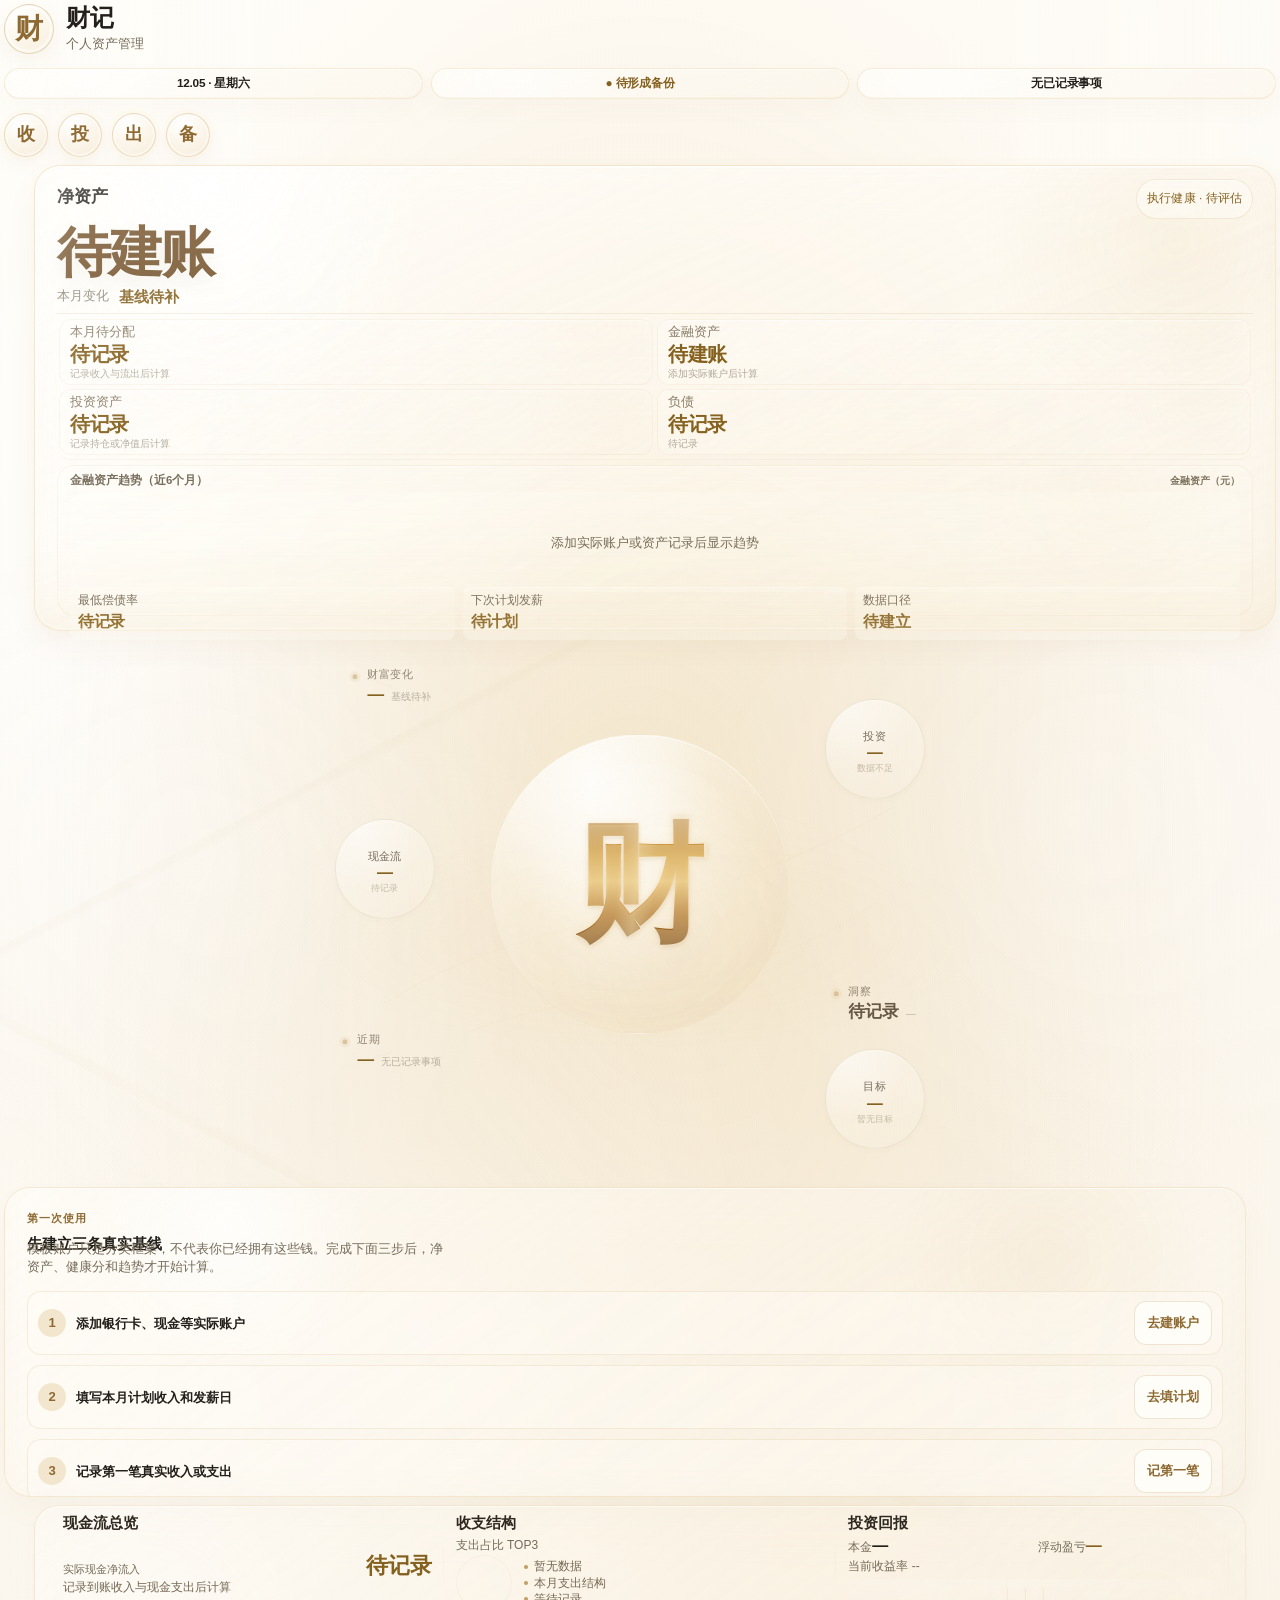
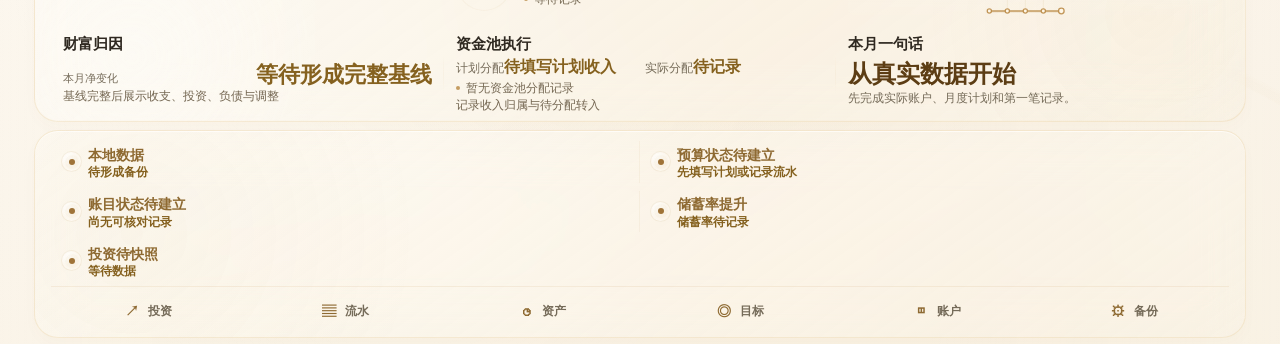
<file: index.html>
<!DOCTYPE html>
<html lang="zh-CN">
<head>
  <meta charset="UTF-8">
  <meta name="viewport" content="width=device-width, initial-scale=1.0">
  <meta http-equiv="Content-Security-Policy" content="default-src 'self'; script-src 'self'; style-src 'self' 'unsafe-inline'; img-src 'self' data: blob:; connect-src 'self' https://*.supabase.co; manifest-src 'self'; worker-src 'self'; object-src 'none'; base-uri 'self'; form-action 'self'">
  <meta name="theme-color" content="#C9A66B">
  <meta name="apple-mobile-web-app-capable" content="yes">
  <meta name="apple-mobile-web-app-title" content="财记">
  <meta name="apple-mobile-web-app-status-bar-style" content="default">
  <title>财记</title>
  <link rel="manifest" href="manifest.webmanifest">
  <link rel="icon" href="icons/icon.svg" type="image/svg+xml">
  <link rel="apple-touch-icon" href="icons/icon-192.png">
  <link rel="stylesheet" href="styles.css?v=34">
</head>
<body>
  <div class="app">
    <header class="app-header">
      <div class="today-widget">
        <div class="today-date-picker">
          <span id="todayEmoji" class="today-emoji">🙂</span>
          <strong id="todayDate">--</strong>
          <input type="date" id="dashboardDate" aria-label="选择日期">
          <input type="month" id="currentMonth" aria-hidden="true" tabindex="-1" hidden>
          <span id="currentMonthText" hidden>----</span>
        </div>
      </div>
      <div class="brand-title">
        <h1>财记</h1>
      </div>
      <div class="month-picker">
        <div class="header-quick-actions" aria-label="快捷记录">
          <button class="header-quick-btn" type="button" data-quick-action="income" aria-label="记录收入">收</button>
          <button class="header-quick-btn" type="button" data-quick-action="investment" aria-label="记录投资">投</button>
          <button class="header-quick-btn" type="button" data-quick-action="expense" aria-label="记录支出">出</button>
        </div>
        <div class="save-status" id="saveStatusText">已存</div>
        <button class="btn small ghost top-backup-btn" type="button" data-action="open-view" data-view="data" aria-label="备份">备</button>
      </div>
    </header>

    <div id="quickModal" class="quick-modal" aria-hidden="true">
      <div class="quick-modal-mask" data-quick-close="mask"></div>
      <div class="quick-modal-panel" role="dialog" aria-modal="true" aria-labelledby="quickModalTitle">
        <button class="quick-modal-close" type="button" data-quick-close="btn" aria-label="关闭">×</button>
        <h3 id="quickModalTitle">快捷记录</h3>
        <form id="quickFormIncome" class="quick-form" data-quick-form="income">
          <div class="form-grid">
            <div class="field"><label>日期</label><input type="date" id="quickIncomeDate" required></div>
            <div class="field"><label>收入来源</label><select id="quickIncomeSource" required></select></div>
            <div class="field"><label>到账账户</label><select id="quickIncomeMoneyAccount"></select><small>银行卡、支付宝等钱实际所在的位置</small></div>
            <div class="field"><label>收入归属</label><select id="quickIncomeAccount"></select><small>选择资金用途，普通工资可先放入待分配资金</small></div>
            <div class="field"><label>金额</label><input type="number" id="quickIncomeAmount" min="0.01" step="0.01" required></div>
            <div class="field wide"><label>备注</label><input type="text" id="quickIncomeNote" placeholder="可选"></div>
          </div>
          <div class="actions"><button class="btn quick-save quick-save-income" type="submit">保存收入</button></div>
        </form>
        <form id="quickFormExpense" class="quick-form" data-quick-form="expense">
          <div class="form-grid">
            <div class="field"><label>日期</label><input type="date" id="quickExpenseDate" required></div>
            <div class="field"><label>使用资金池</label><select id="quickExpenseAccount" required></select></div>
            <div class="field"><label>付款账户</label><select id="quickExpenseMoneyAccount"></select><small>银行卡、支付宝等实际扣款位置</small></div>
            <div class="field"><label>类别</label><input type="text" id="quickExpenseCategory" required></div>
            <div class="field"><label>金额</label><input type="number" id="quickExpenseAmount" min="0.01" step="0.01" required></div>
            <div class="field wide"><label>备注</label><input type="text" id="quickExpenseNote" placeholder="可选"></div>
          </div>
          <div class="actions"><button class="btn quick-save quick-save-expense" type="submit">保存花销</button></div>
        </form>
        <form id="quickFormInvestment" class="quick-form" data-quick-form="investment">
          <div class="form-grid">
            <div class="field"><label>日期</label><input type="date" id="quickInvestmentDate" required></div>
            <div class="field"><label>投资策略</label><select id="quickInvestmentAccount" required></select></div>
            <div class="field"><label>转出账户</label><select id="quickInvestmentSourceMoneyAccount"></select></div>
            <div class="field"><label>转入账户</label><select id="quickInvestmentTargetMoneyAccount"></select><small>投入时银行卡 → 投资平台；转出时反向选择；同平台交易可选择同一账户</small></div>
            <div class="field"><label>类型</label><select id="quickInvestmentType" required></select></div>
            <div class="field"><label>金额</label><input type="number" id="quickInvestmentAmount" min="0.01" step="0.01" required></div>
            <div class="field"><label>产品名称</label><input type="text" id="quickInvestmentProduct" placeholder="可选"></div>
            <div class="field wide"><label>备注</label><input type="text" id="quickInvestmentNote" placeholder="可选"></div>
          </div>
          <div class="actions"><button class="btn quick-save quick-save-investment" type="submit">保存投资</button></div>
        </form>
      </div>
    </div>

    <div id="healthModal" class="quick-modal" aria-hidden="true">
      <div class="quick-modal-mask" data-quick-close="mask"></div>
      <div class="quick-modal-panel" role="dialog" aria-modal="true">
        <button class="quick-modal-close" type="button" data-quick-close="btn" aria-label="关闭">×</button>
        <div id="healthModalBody"></div>
      </div>
    </div>

    <nav class="tabs" aria-label="功能导航">
      <button class="tab active" data-view="dashboard">总览</button>
      <button class="tab" data-view="flow">流水</button>
      <button class="tab" data-view="investments">投资</button>
      <button class="tab" data-view="assets">资产</button>
      <button class="tab" data-view="accounts">账户</button>
      <button class="tab" data-view="goals">目标</button>
    </nav>

    <main>
      <section id="dashboard" class="view active">
        <section id="dashboardCockpit" class="dashboard-cockpit-page" aria-label="财记驾驶舱">
          <header class="dashboard-topbar">
            <div class="dashboard-brand">
              <div class="dashboard-brand-mark">财</div>
              <div>
                <h2>财记</h2>
                <p>个人资产管理</p>
              </div>
            </div>
            <div id="dashboardStatusBar" class="dashboard-status-bar"></div>
            <div class="dashboard-home-actions" aria-label="首页快捷操作">
              <button class="dashboard-home-action" type="button" data-quick-action="income" aria-label="记录收入">收</button>
              <button class="dashboard-home-action" type="button" data-quick-action="investment" aria-label="记录投资">投</button>
              <button class="dashboard-home-action" type="button" data-quick-action="expense" aria-label="记录支出">出</button>
              <button class="dashboard-home-action" type="button" data-action="open-view" data-view="data" aria-label="备份">备</button>
            </div>
          </header>

          <div class="dashboard-main-grid">
            <section class="dashboard-asset-card dashboard-panel" aria-label="净资产">
              <div class="dashboard-panel-head">
                <h3>净资产</h3>
                <button id="dashboardAssetHealth" class="dashboard-pill dashboard-health-trigger" type="button" data-health-detail="all" aria-label="查看执行健康评分说明">执行健康 · 待评估</button>
              </div>
              <strong id="dashboardTotalAsset" class="dashboard-total-asset">待建账</strong>
              <div id="dashboardAssetChange" class="dashboard-change-row"></div>
              <div id="dashboardAssetMetrics" class="dashboard-asset-metrics"></div>
              <div class="dashboard-mini-chart-block">
                <div class="dashboard-mini-chart-title">
                  <span>金融资产趋势（近6个月）</span>
                  <small>金融资产（元）</small>
                </div>
                <div id="dashboardAssetTrend" class="dashboard-mini-chart"></div>
                <div id="dashboardTrendFacts" class="dashboard-trend-facts"></div>
              </div>
            </section>

            <section class="dashboard-center-panel" aria-label="财字中枢">
              <div class="dashboard-center-orbit">
                <svg class="wealth-core-visual wealth-core-back" viewBox="0 0 720 520" aria-hidden="true" focusable="false">
                  <defs>
                    <radialGradient id="wealthHeroGlow" cx="50%" cy="50%" r="58%">
                      <stop offset="0%" stop-color="#FFFFFF" stop-opacity=".68" />
                      <stop offset="42%" stop-color="#F8E8C9" stop-opacity=".24" />
                      <stop offset="76%" stop-color="#C9A66B" stop-opacity=".08" />
                      <stop offset="100%" stop-color="#C9A66B" stop-opacity="0" />
                    </radialGradient>
                    <radialGradient id="wealthSphere" cx="38%" cy="28%" r="70%">
                      <stop offset="0%" stop-color="#FFFFFF" stop-opacity=".92" />
                      <stop offset="28%" stop-color="#FFFDF8" stop-opacity=".64" />
                      <stop offset="56%" stop-color="#F4E6C9" stop-opacity=".32" />
                      <stop offset="82%" stop-color="#C9A66B" stop-opacity=".13" />
                      <stop offset="100%" stop-color="#8E6A32" stop-opacity=".05" />
                    </radialGradient>
                    <linearGradient id="wealthArcGold" x1="12%" y1="18%" x2="88%" y2="82%">
                      <stop offset="0%" stop-color="#FFF4D8" stop-opacity=".03" />
                      <stop offset="42%" stop-color="#D5B16F" stop-opacity=".48" />
                      <stop offset="68%" stop-color="#B98D4E" stop-opacity=".22" />
                      <stop offset="100%" stop-color="#8E6A32" stop-opacity=".04" />
                    </linearGradient>
                    <linearGradient id="wealthGlassArc" x1="24%" y1="8%" x2="76%" y2="78%">
                      <stop offset="0%" stop-color="#FFFFFF" stop-opacity=".78" />
                      <stop offset="54%" stop-color="#FFFFFF" stop-opacity=".18" />
                      <stop offset="100%" stop-color="#FFFFFF" stop-opacity="0" />
                    </linearGradient>
                    <filter id="wealthSoftBlur" x="-20%" y="-20%" width="140%" height="140%">
                      <feGaussianBlur stdDeviation="5" />
                    </filter>
                    <filter id="wealthPearlGlow" x="-80%" y="-80%" width="260%" height="260%">
                      <feGaussianBlur in="SourceGraphic" stdDeviation="2.2" result="blur" />
                      <feMerge>
                        <feMergeNode in="blur" />
                        <feMergeNode in="SourceGraphic" />
                      </feMerge>
                    </filter>
                  </defs>
                  <ellipse class="wealth-core-field" cx="360" cy="266" rx="300" ry="218" />
                  <ellipse class="wealth-track track-a" cx="360" cy="262" rx="278" ry="158" />
                  <path class="wealth-flow flow-back-a" d="M92 302c112-112 318-196 526-44" />
                  <path class="wealth-flow flow-back-b" d="M148 162c130 70 272 40 418 150" />
                  <circle class="wealth-sphere" cx="360" cy="260" r="164" />
                  <circle class="wealth-sphere-inner" cx="360" cy="260" r="132" />
                  <path class="wealth-sphere-shade" d="M232 318c58 94 202 106 264 16-62 44-158 54-264-16Z" />
                  <path class="wealth-highlight main" d="M226 222c46-88 152-132 250-94" />
                  <path class="wealth-highlight second" d="M250 178c76-48 166-58 250-26" />
                  <path class="wealth-highlight small" d="M284 132c44-26 104-30 152-16" />
                  <ellipse class="wealth-track track-b" cx="360" cy="260" rx="236" ry="126" />
                  <ellipse class="wealth-track track-c" cx="360" cy="260" rx="188" ry="96" />
                  <g class="wealth-particles">
                    <circle cx="254" cy="188" r="1.7" />
                    <circle cx="480" cy="156" r="1.5" />
                    <circle cx="530" cy="292" r="1.8" />
                    <circle cx="292" cy="372" r="1.4" />
                    <circle cx="408" cy="398" r="1.2" />
                  </g>
                </svg>
                <div class="compass-core" aria-label="财记">
                  <span class="core-kicker">财记</span>
                  <strong>财</strong>
                  <span id="compassCoreStatus">正在同步资金状态</span>
                </div>
                <svg class="wealth-core-visual wealth-core-front" viewBox="0 0 720 520" aria-hidden="true" focusable="false">
                  <path class="wealth-flow flow-front-a" d="M116 374c132-86 294-74 488-188" />
                  <path class="wealth-flow flow-front-b" d="M192 404c94-42 270-36 396-126" />
                  <ellipse class="wealth-track track-front" cx="360" cy="262" rx="254" ry="146" />
                  <circle class="wealth-pearl pearl-a" cx="214" cy="196" r="5" />
                  <circle class="wealth-pearl pearl-b" cx="550" cy="176" r="4" />
                  <circle class="wealth-pearl pearl-c" cx="596" cy="304" r="5" />
                  <circle class="wealth-pearl pearl-d" cx="282" cy="398" r="4" />
                </svg>
                <div id="wealthCompassNodes" class="compass-node-layer" aria-label="财富指标"></div>
              </div>
            </section>

            <aside id="dashboardRightCards" class="dashboard-right-cards" aria-label="首页信息卡"></aside>
          </div>

          <div id="dashboardStripHint" class="dashboard-strip-hint">左右滑动查看全部 6 项 <span aria-hidden="true">→</span></div>
          <section id="dashboardBottomStrip" class="dashboard-bottom-strip dashboard-panel" aria-label="本月数据带" aria-describedby="dashboardStripHint" tabindex="0"></section>
          <nav class="dashboard-bottom-nav dashboard-panel" aria-label="底部状态与导航">
            <div id="dashboardBottomStatus" class="dashboard-bottom-status" aria-label="底部状态入口"></div>
            <div class="dashboard-bottom-nav-actions" aria-label="页面导航入口">
              <button type="button" data-action="open-view" data-view="investments"><span>↗</span><strong>投资</strong></button>
              <button type="button" data-action="open-view" data-view="flow"><span>▤</span><strong>流水</strong></button>
              <button type="button" data-action="open-view" data-view="assets"><span>◷</span><strong>资产</strong></button>
              <button type="button" data-action="open-view" data-view="goals"><span>◎</span><strong>目标</strong></button>
              <button type="button" data-action="open-view" data-view="accounts"><span>◫</span><strong>账户</strong></button>
              <button type="button" data-action="open-view" data-view="data"><span>⚙</span><strong>备份</strong></button>
            </div>
          </nav>
        </section>
      </section>

      <section id="assets" class="view">
        <header class="module-page-header">
          <button class="module-back-btn" type="button" data-action="back-home" aria-label="返回财记首页">‹</button>
          <div>
            <span>资产舱</span>
            <h2>资产库</h2>
            <p>管理现金、投资、设备、订阅和软件资产</p>
          </div>
        </header>
        <div class="page-toolbar asset-page-head subpage-context-bar">
          <div>
            <span class="context-label">资产工作区</span>
            <p>按资产类型筛选清单，重点关注流动性、闲置价值与续费成本</p>
          </div>
        </div>
        <div id="assetsOverview" class="assets-overview-main"></div>
        <section class="asset-inventory-section">
          <div class="section-title compact">
            <div>
              <h2>资产清单</h2>
              <p id="assetInventorySummary"></p>
            </div>
            <button class="btn primary small" type="button" data-open-form="assetItem">＋ 添加资产</button>
          </div>
          <div id="assetKindTabs" class="asset-kind-tabs"></div>
          <div class="card collapsible-form" id="assetItemFormCard">
            <div class="section-title compact"><div><h2 id="assetItemFormTitle">新增资产</h2><p>现金、设备、订阅、软件和贵重物品都可以放进这里</p></div></div>
            <form id="assetItemForm">
              <input type="hidden" id="assetItemId">
              <div class="form-grid">
                <div class="field"><label>资产类型</label><select id="assetItemKind" required></select></div>
                <div class="field"><label>名称</label><input type="text" id="assetItemName" required placeholder="例如 MacBook、ChatGPT、现金"></div>
                <div class="field"><label>状态</label><select id="assetItemStatus" required></select></div>
                <div class="field"><label>净资产口径</label><select id="assetItemValuationMode" required></select></div>
                <div class="field"><label>关联账户</label><select id="assetItemLinkedAccount"></select></div>
                <div class="field"><label>当前估值/余额</label><input type="number" id="assetItemCurrentValue" min="0" step="0.01"></div>
                <div class="field"><label>估值日期</label><input type="date" id="assetItemValuationDate"></div>
                <div class="field"><label>购买价/本金</label><input type="number" id="assetItemPurchasePrice" min="0" step="0.01"></div>
                <div class="field"><label>月成本</label><input type="number" id="assetItemMonthlyCost" min="0" step="0.01" placeholder="订阅或维护成本"></div>
                <div class="field"><label>续费/到期日</label><input type="date" id="assetItemRenewalDate"></div>
                <div class="field"><label>归属/位置</label><input type="text" id="assetItemOwner" placeholder="现金位置、设备归属等"></div>
                <div class="field wide"><label>备注</label><input type="text" id="assetItemNote" placeholder="使用频率、保修、转卖计划等"></div>
              </div>
              <div class="actions"><button class="btn primary" type="submit">保存资产</button><button class="btn ghost" type="button" id="cancelAssetItemEdit">取消编辑</button></div>
            </form>
          </div>
          <div id="assetItemList" class="asset-item-grid"></div>
        </section>
        <section class="asset-inventory-section finance-secondary-section">
          <div class="section-title compact">
            <div><h2>负债清单</h2><p id="liabilitySummary">信用卡、贷款和借款会从净资产中扣除</p></div>
            <button class="btn primary small" type="button" data-open-form="liability">＋ 添加负债</button>
          </div>
          <div class="card collapsible-form" id="liabilityFormCard">
            <div class="section-title compact"><div><h2 id="liabilityFormTitle">新增负债</h2><p>填写当前未偿还余额，已结清后不会计入净资产</p></div></div>
            <form id="liabilityForm">
              <input type="hidden" id="liabilityId">
              <div class="form-grid">
                <div class="field"><label>名称</label><input type="text" id="liabilityName" required placeholder="例如信用卡、房贷"></div>
                <div class="field"><label>类型</label><select id="liabilityType" required></select></div>
                <div class="field"><label>当前余额</label><input type="number" id="liabilityCurrentBalance" min="0" step="0.01" required></div>
                <div class="field"><label>余额日期</label><input type="date" id="liabilityBalanceDate" required></div>
                <div class="field"><label>年利率 %</label><input type="number" id="liabilityInterestRate" min="0" max="100" step="0.01"></div>
                <div class="field"><label>最低还款</label><input type="number" id="liabilityMinimumPayment" min="0" step="0.01"></div>
                <div class="field"><label>到期日</label><input type="date" id="liabilityDueDate"></div>
                <div class="field"><label>状态</label><select id="liabilityStatus" required></select></div>
                <div class="field wide"><label>备注</label><input type="text" id="liabilityNote" placeholder="可选"></div>
              </div>
              <div class="actions"><button class="btn primary" type="submit">保存负债</button><button class="btn ghost" type="button" id="cancelLiabilityEdit">取消编辑</button></div>
            </form>
          </div>
          <div id="liabilityList" class="asset-item-grid"></div>
        </section>
      </section>

      <section id="flow" class="view">
        <header class="module-page-header">
          <button class="module-back-btn" type="button" data-action="back-home" aria-label="返回财记首页">‹</button>
          <div>
            <span>现金流舱</span>
            <h2>流水</h2>
            <p>收入、支出、投资流水和本月预算节奏</p>
          </div>
        </header>
        <!-- Top bar: horizontal summary -->
        <section class="flow-topbar">
          <div class="flow-topbar-hero">
            <span>待分配资金</span>
            <strong id="flowOvSurplus">待记录</strong>
            <span id="flowOvSurplusSub"></span>
          </div>
          <div class="flow-topbar-stats">
            <div class="flow-stat"><span>本月收入</span><strong id="flowOvIncome">待记录</strong></div>
            <div class="flow-stat"><span>本月支出</span><strong id="flowOvExpense">待记录</strong></div>
            <div class="flow-stat"><span>本月投资</span><strong id="flowOvInvestment">待记录</strong></div>
            <div class="flow-stat"><span>工资到账</span><strong id="flowOvSalary">--</strong></div>
            <div class="flow-stat"><span>资金状态</span><strong id="flowOvStatus">--</strong></div>
          </div>
        </section>

        <!-- Middle: asymmetric two-column -->
        <div class="flow-main">
          <!-- Left: records -->
          <section class="flow-main-left subpage-workspace">
            <div class="flow-records-head">
              <div class="flow-records-tabs">
                <button class="flow-tab active" data-flow-tab="income">收入</button>
                <button class="flow-tab" data-flow-tab="expense">支出</button>
                <button class="flow-tab" data-flow-tab="investment">投资</button>
              </div>
              <button class="btn primary small" type="button" id="flowAddRecord">＋ 添加记录</button>
            </div>
            <div class="flow-record-tools" aria-label="流水筛选">
              <div class="flow-month-nav">
                <button type="button" data-action="shift-month" data-month-delta="-1" aria-label="上个月">‹</button>
                <strong id="flowMonthLabel">----</strong>
                <button type="button" data-action="shift-month" data-month-delta="1" aria-label="下个月">›</button>
              </div>
              <div class="flow-record-search">
                <input type="search" id="flowRecordSearch" placeholder="搜索当前月份记录" aria-label="搜索当前月份记录">
                <button type="button" id="flowRecordClear" aria-label="清除搜索" title="清除搜索">×</button>
              </div>
            </div>
            <div class="flow-records-body">
              <div class="flow-record-panel active" data-flow-panel="income">
                <div class="card income-year-card" id="incomeYearChart"></div>
                <div class="section-title compact"><div><h2>收入记录</h2><p id="incomeSummary"></p></div></div>
                <div class="card-grid" id="incomeList"></div>
                <div class="module-summary" id="incomeModuleSummary"></div>
              </div>
              <div class="flow-record-panel" data-flow-panel="expense">
                <div class="view-switch" id="expenseViewSwitch">
                  <button class="btn small ghost active" type="button" data-action="set-expense-view" data-view-mode="list">列表</button>
                  <button class="btn small ghost" type="button" data-action="set-expense-view" data-view-mode="calendar">月历</button>
                </div>
                <div class="section-title compact"><div><h2>支出记录</h2><p id="expenseSummary"></p></div></div>
                <div id="expenseListWrap"><div class="card-grid" id="expenseList"></div></div>
                <div id="expenseCalendarWrap" class="expense-calendar-wrap"></div>
                <div class="module-summary" id="expenseModuleSummary"></div>
              </div>
              <div class="flow-record-panel" data-flow-panel="investment">
                <div class="section-title compact"><div><h2>投资/储蓄记录</h2><p id="flowInvestmentSummary"></p></div></div>
                <div class="card-grid" id="flowInvestmentList"></div>
                <div class="module-summary" id="flowInvestmentModuleSummary"></div>
              </div>
            </div>
          </section>

          <!-- Right: controls + quick info -->
          <aside class="flow-main-right subpage-inspector">
            <div class="subpage-inspector-head"><span>本月计划</span><strong>预算控制</strong></div>
            <div class="flow-controls">
              <div class="flow-controls-field">
                <label>计划收入</label>
                <input type="number" id="plannedIncome" min="0" step="0.01" placeholder="填写本月计划收入">
              </div>
              <div class="flow-controls-field">
                <label>发薪日</label>
                <input type="number" id="plannedPayday" min="1" max="31" step="1" value="15">
              </div>
              <input type="month" id="planMonth" disabled hidden>
                <button class="btn primary small" type="button" id="saveMonthlyPlan">保存</button>
            </div>
            <div id="flowControlsHint" class="flow-controls-hint"></div>
            <div class="flow-right-stats" id="flowRightStats"></div>
          </aside>
        </div>

        <!-- Bottom: collapsible review -->
        <section class="flow-review" id="flowReviewSection">
          <button class="flow-review-toggle" type="button" data-action="toggle-flow-review">
            <span class="flow-review-toggle-left">
              <strong>本月复盘</strong>
              <span id="flowReviewSummary">收入 ¥0 · 支出 ¥0 · 结余 ¥0</span>
            </span>
            <span class="flow-review-toggle-arrow"></span>
          </button>
          <div class="flow-review-body">
            <div id="monthlyReport" class="monthly-report card">
              <div class="monthly-report-head">
                <div>
                  <div class="section-kicker">月度资金报告</div>
                  <h2 id="monthlyReportTitle">---- -- 月度资金报告</h2>
                </div>
                <span id="monthlyReportStatus" class="status-pill">持续观察</span>
              </div>
              <div class="monthly-report-grid">
                <div><span>本月实际收入</span><strong id="mrIncome">待记录</strong></div>
                <div><span>本月支出</span><strong id="mrExpense">待记录</strong></div>
                <div><span>本月投入/储蓄</span><strong id="mrInvestment">待记录</strong></div>
                <div><span>待分配资金</span><strong id="mrSurplus">待记录</strong></div>
                <div><span>月末净资产</span><strong id="mrAsset">待建账</strong></div>
                <div><span>工资到账状态</span><strong id="mrSalary">等待填写计划收入</strong></div>
                <div><span>系统状态判断</span><strong id="mrSystem">持续观察</strong></div>
              </div>
              <div id="mrSummary" class="monthly-report-summary">本月数据还不完整，继续记录后再判断</div>
              <div class="monthly-mini-grid">
                <article class="card monthly-mini-card">
                  <h3>收入执行</h3>
                  <p id="mrIncomeExec">计划收入：待填写计划收入｜实际收入：待记录｜到账比例：--</p>
                </article>
                <article class="card monthly-mini-card">
                  <h3>预算执行</h3>
                  <p id="mrBudgetExec">消费预算：待填写计划收入｜总支出：待记录｜预算结余：待填写计划收入</p>
                </article>
                <article class="card monthly-mini-card">
                  <h3>资产动作</h3>
                  <p id="mrAssetExec">本月投入/储蓄：待记录｜金融资产：待建账｜净资产：待建账</p>
                </article>
              </div>
            </div>
            <div class="grid stats" id="monthlyStats"></div>
            <div class="section-title"><div><h2>资金池月度明细</h2><p>按当前月份汇总计划分配、实际使用和目标进度</p></div></div>
            <div class="table-wrap"><table><thead><tr><th>资金池</th><th>用途类型</th><th>计划比例</th><th>计划金额</th><th>实际使用</th><th>预算结余</th><th>投资/储蓄净额</th><th>当前归属</th></tr></thead><tbody id="monthlyTable"></tbody></table></div>
          </div>
        </section>

        <div class="card collapsible-form" id="incomeFormCard">
          <div class="section-title compact"><div><h2 id="incomeFormTitle">新增收入</h2><p>月份将根据日期自动归档</p></div></div>
          <form id="incomeForm">
            <input type="hidden" id="incomeId">
            <div class="form-grid">
              <div class="field"><label>日期</label><input type="date" id="incomeDate" required></div>
              <div class="field"><label>收入来源</label><select id="incomeSource" required></select></div>
              <div class="field"><label>到账账户</label><select id="incomeMoneyAccount"></select><small>钱实际进入的银行卡、支付宝等账户</small></div>
              <div class="field"><label>收入归属</label><select id="incomeAccount"></select><small>表示资金用途，不代表实际到账位置</small></div>
              <div class="field"><label>金额</label><input type="number" id="incomeAmount" min="0.01" step="0.01" required></div>
              <div class="field wide"><label>备注</label><input type="text" id="incomeNote" placeholder="可选"></div>
            </div>
            <div class="actions"><button class="btn primary" type="submit">保存收入</button><button class="btn ghost" type="button" id="cancelIncomeEdit">取消编辑</button></div>
          </form>
        </div>
        <div class="card collapsible-form" id="expenseFormCard">
          <div class="section-title compact"><div><h2 id="expenseFormTitle">新增支出</h2><p>分别记录钱从哪里扣除，以及使用哪个资金池</p></div></div>
          <form id="expenseForm">
            <input type="hidden" id="expenseId">
            <input type="hidden" id="expensePaymentMode" value="money_account">
            <div class="form-grid">
              <div class="field"><label>日期</label><input type="date" id="expenseDate" required></div>
              <div class="field"><label>使用资金池</label><select id="expenseAccount" required></select></div>
              <div class="field"><label>付款账户</label><select id="expenseMoneyAccount"></select><small>银行卡、支付宝等实际扣款位置</small></div>
              <div class="field"><label>类别</label><input type="text" id="expenseCategory" placeholder="餐饮、交通等" required></div>
              <div class="field"><label>金额</label><input type="number" id="expenseAmount" min="0.01" step="0.01" required></div>
              <div class="field wide"><label>备注</label><input type="text" id="expenseNote" placeholder="可选"></div>
            </div>
            <div class="actions"><button class="btn primary" type="submit">保存支出</button><button class="btn ghost" type="button" id="cancelExpenseEdit">取消编辑</button></div>
          </form>
        </div>
      </section>

      <section id="investments" class="view">
        <header class="module-page-header">
          <button class="module-back-btn" type="button" data-action="back-home" aria-label="返回财记首页">‹</button>
          <div>
            <span>投资舱</span>
            <h2>投资</h2>
            <p>持仓账户、净值更新、收益率和投资流水</p>
          </div>
        </header>
        <!-- Layer 1: Cockpit -->
        <section class="invest-topbar">
          <div class="invest-topbar-hero">
            <span>投资总市值</span>
            <strong id="investCockpitValue">待记录</strong>
            <div class="invest-topbar-meta">
              <span>累计本金 <strong id="investCockpitPrincipal">待记录</strong></span>
              <span>浮动盈亏 <strong id="investCockpitPnl">待评估</strong></span>
              <span>总收益率 <strong id="investCockpitRoi">--</strong></span>
            </div>
          </div>
          <div class="invest-topbar-stats">
            <div class="invest-stat"><span>本月净投入</span><strong id="investStatNetIn">待记录</strong></div>
            <div class="invest-stat"><span>本月净值变化</span><strong id="investStatMonthChange">--</strong></div>
            <div class="invest-stat"><span>资产账户</span><strong id="investStatAccountCount">0</strong></div>
            <div class="invest-stat"><span>最近更新</span><strong id="investStatLastUpdate">--</strong></div>
          </div>
        </section>

        <!-- Layer 2+3: Portfolio + Actions -->
        <div class="invest-main">
          <section class="invest-main-left subpage-workspace">
            <div class="section-title compact"><div><h2>持仓账户</h2><p id="investPortfolioSummary"></p></div></div>
            <div class="invest-portfolio-grid" id="investPortfolioGrid"></div>
          </section>
          <aside class="invest-main-right subpage-inspector">
            <div class="subpage-inspector-head"><span>净值状态</span><strong>投资维护</strong></div>
            <div class="invest-actions">
              <span id="investActionsHint">定期更新净值，追踪投资真实表现</span>
              <button class="btn primary small" type="button" data-open-form="snapshot">更新净值</button>
              <button class="btn ghost small invest-history-btn" type="button" data-action="open-snapshot-records">查看更新记录</button>
            </div>
            <div class="invest-right-stats" id="investRightStats"></div>
          </aside>
        </div>

        <!-- Layer 4: Records -->
        <section class="invest-records">
          <div class="invest-records-head">
            <h2>投资/储蓄流水</h2>
            <button class="btn primary small" type="button" data-open-form="investment">＋ 添加记录</button>
          </div>
          <div class="module-summary" id="investmentModuleSummary"></div>
          <div class="card collapsible-form" id="investmentFormCard">
            <div class="section-title compact"><div><h2 id="investmentFormTitle">新增投资/储蓄</h2><p>新增持仓记录；账户内部调拨请使用下方双边转账</p></div></div>
            <form id="investmentForm">
              <input type="hidden" id="investmentId">
              <div class="form-grid">
                <div class="field"><label>日期</label><input type="date" id="investmentDate" required></div>
                <div class="field"><label>投资策略</label><select id="investmentAccount" required></select></div>
                <div class="field"><label>转出账户</label><select id="investmentSourceMoneyAccount"></select></div>
                <div class="field"><label>转入账户</label><select id="investmentTargetMoneyAccount"></select><small>投入时银行卡 → 投资平台；转出时反向选择；同平台交易可选择同一账户</small></div>
                <div class="field"><label>类型</label><select id="investmentType" required></select></div>
                <div class="field"><label>金额</label><input type="number" id="investmentAmount" min="0.01" step="0.01" required></div>
                <div class="field"><label>产品名称</label><input type="text" id="investmentProduct" placeholder="可选"></div>
                <div class="field wide"><label>备注</label><input type="text" id="investmentNote" placeholder="可选"></div>
              </div>
              <div class="actions"><button class="btn primary" type="submit">保存记录</button><button class="btn ghost" type="button" id="cancelInvestmentEdit">取消编辑</button></div>
            </form>
          </div>
          <div class="section-title compact"><div><h2>本月记录</h2><p id="investmentSummary"></p></div></div>
          <div class="card-grid" id="investmentList"></div>
        </section>
        <section class="invest-records finance-secondary-section">
          <div class="invest-records-head">
            <div><h2>实际账户转账</h2><p class="subtitle" id="transferSummary">银行卡、支付宝等位置之间的移动不影响净资产和资金用途</p></div>
            <button class="btn primary small" type="button" data-open-form="transfer">＋ 添加转账</button>
          </div>
          <div class="card collapsible-form" id="transferFormCard">
            <div class="section-title compact"><div><h2 id="transferFormTitle">新增转账</h2><p>转出和转入账户必须不同</p></div></div>
            <form id="transferForm">
              <input type="hidden" id="transferId">
              <div class="form-grid">
                <div class="field"><label>日期</label><input type="date" id="transferDate" required></div>
                <div class="field"><label>实际转出账户</label><select id="transferFromAccount" required></select></div>
                <div class="field"><label>实际转入账户</label><select id="transferToAccount" required></select></div>
                <div class="field"><label>金额</label><input type="number" id="transferAmount" min="0.01" step="0.01" required></div>
                <div class="field wide"><label>备注</label><input type="text" id="transferNote" placeholder="可选"></div>
              </div>
              <div class="actions"><button class="btn primary" type="submit">保存转账</button><button class="btn ghost" type="button" id="cancelTransferEdit">取消编辑</button></div>
            </form>
          </div>
          <div class="card-grid" id="transferList"></div>
        </section>

        <div id="snapshotModal" class="quick-modal" aria-hidden="true">
          <div class="quick-modal-mask" data-snapshot-close="mask"></div>
          <div class="quick-modal-panel snapshot-modal-panel" role="dialog" aria-modal="true" aria-labelledby="snapshotFormTitle">
            <button class="quick-modal-close" type="button" data-snapshot-close="btn" aria-label="关闭">×</button>
            <div class="card collapsible-form" id="snapshotFormCard">
              <div class="section-title compact"><div><h2 id="snapshotFormTitle">净值更新</h2><p>记录某个资产账户在某天的真实市值和本金</p></div></div>
              <form id="snapshotForm">
                <input type="hidden" id="snapshotId">
                <div class="form-grid">
                  <div class="field"><label>日期</label><input type="date" id="snapshotDate" required></div>
                  <div class="field"><label>账户</label><select id="snapshotAccount" required></select></div>
                  <div class="field"><label>当前市值</label><input type="number" id="snapshotMarketValue" min="0" step="0.01" required></div>
                  <div class="field"><label>累计本金</label><input type="number" id="snapshotPrincipal" min="0" step="0.01" required></div>
                  <div class="field wide"><label>备注</label><input type="text" id="snapshotNote" placeholder="可选"></div>
                </div>
                <div class="actions"><button class="btn primary" type="submit">保存更新</button><button class="btn ghost" type="button" id="cancelSnapshotEdit">取消</button></div>
              </form>
            </div>
          </div>
        </div>
        <div id="snapshotRecordsModal" class="quick-modal" aria-hidden="true">
          <div class="quick-modal-mask" data-snapshot-records-close="mask"></div>
          <div class="quick-modal-panel snapshot-records-panel" role="dialog" aria-modal="true" aria-labelledby="snapshotRecordsTitle">
            <button class="quick-modal-close" type="button" data-snapshot-records-close="btn" aria-label="关闭">×</button>
            <div class="section-title compact">
              <div>
                <h2 id="snapshotRecordsTitle">净值更新记录</h2>
                <p id="snapshotSummary"></p>
              </div>
            </div>
            <div class="card-grid" id="snapshotList"></div>
          </div>
        </div>
      </section>

      <section id="accounts" class="view">
        <header class="module-page-header">
          <button class="module-back-btn" type="button" data-action="back-home" aria-label="返回财记首页">‹</button>
          <div>
            <span>资金地图</span>
            <h2>账户与分配</h2>
            <p>分别查看钱在哪里，以及这些钱准备做什么</p>
          </div>
        </header>
        <section class="invest-records finance-secondary-section">
          <div class="invest-records-head">
            <div><h2>资金账户 · 钱在哪里</h2><p class="subtitle">银行卡、支付宝、现金和投资平台等可以核对真实余额的位置</p></div>
            <button class="btn primary small" type="button" data-open-form="moneyAccount">＋ 添加账户</button>
          </div>
          <div class="module-summary" id="moneyAccountSummary"></div>
          <div class="card collapsible-form" id="moneyAccountFormCard">
            <div class="section-title compact"><div><h2 id="moneyAccountFormTitle">新增实际账户</h2><p>期初余额填写开始记账前的余额；期初日期当天及之后的流水会继续增减</p></div></div>
            <form id="moneyAccountForm">
              <input type="hidden" id="moneyAccountId">
              <div class="form-grid">
                <div class="field"><label>账户名称</label><input type="text" id="moneyAccountName" placeholder="例如：招商工资卡" required></div>
                <div class="field"><label>账户类型</label><select id="moneyAccountType" required></select></div>
                <div class="field"><label>期初余额</label><input type="number" id="moneyAccountOpeningBalance" min="0" step="0.01" required></div>
                <div class="field"><label>期初日期</label><input type="date" id="moneyAccountOpeningBalanceDate" required></div>
                <div class="field wide"><label>备注</label><input type="text" id="moneyAccountNote" placeholder="可选"></div>
              </div>
              <div class="actions"><button class="btn primary" type="submit">保存实际账户</button><button class="btn ghost" type="button" id="cancelMoneyAccountEdit">取消</button></div>
            </form>
          </div>
          <div class="account-grid" id="moneyAccountList"></div>
          <div class="invest-records-head finance-inline-head">
            <div><h2>余额核对</h2><p class="subtitle">以银行或平台显示的余额为准，差额会记录为可追溯调整，不修改期初余额</p></div>
            <button class="btn ghost small" type="button" data-open-form="reconciliation">＋ 核对余额</button>
          </div>
          <div class="card collapsible-form" id="reconciliationFormCard">
            <div class="section-title compact"><div><h2 id="reconciliationFormTitle">新增余额核对</h2><p>系统会保存核对前账面余额、实际余额和调整差额</p></div></div>
            <form id="reconciliationForm">
              <input type="hidden" id="reconciliationId">
              <div class="form-grid">
                <div class="field"><label>核对日期</label><input type="date" id="reconciliationDate" required></div>
                <div class="field"><label>实际账户</label><select id="reconciliationMoneyAccount" required></select></div>
                <div class="field"><label>实际余额</label><input type="number" id="reconciliationActualBalance" step="0.01" required></div>
                <div class="field wide"><label>备注</label><input type="text" id="reconciliationNote" placeholder="例如：银行余额核对、手续费补记"></div>
              </div>
              <div class="actions"><button class="btn primary" type="submit">保存核对</button><button class="btn ghost" type="button" id="cancelReconciliationEdit">取消</button></div>
            </form>
          </div>
          <div class="card-grid" id="reconciliationList"></div>
          <div class="invest-records-head finance-inline-head">
            <div><h2>历史流水待补账户</h2><p class="subtitle">只列出尚未关联真实账户的旧流水；由你确认，不自动猜测</p></div>
          </div>
          <div class="module-summary" id="unlinkedMoneySummary"></div>
          <div class="card-grid" id="unlinkedMoneyList"></div>
        </section>
        <section class="invest-records finance-secondary-section">
          <div class="invest-records-head">
            <div><h2>资金分配 · 钱做什么</h2><p class="subtitle">分配只改变资金用途，不改变银行卡余额，也不计入收入或支出</p></div>
            <button class="btn ghost small" type="button" data-open-form="allocation">＋ 调整用途</button>
          </div>
          <div class="card collapsible-form" id="allocationFormCard">
            <div class="section-title compact"><div><h2 id="allocationFormTitle">新增资金分配</h2><p>例如：从待分配资金转入应急金</p></div></div>
            <form id="allocationForm">
              <input type="hidden" id="allocationId">
              <div class="form-grid">
                <div class="field"><label>日期</label><input type="date" id="allocationDate" required></div>
                <div class="field"><label>从资金池</label><select id="allocationFromAccount"></select></div>
                <div class="field"><label>到资金池</label><select id="allocationToAccount" required></select></div>
                <div class="field"><label>金额</label><input type="number" id="allocationAmount" min="0.01" step="0.01" required></div>
                <div class="field wide"><label>备注</label><input type="text" id="allocationNote" placeholder="可选"></div>
              </div>
              <div class="actions"><button class="btn primary" type="submit">保存分配</button><button class="btn ghost" type="button" id="cancelAllocationEdit">取消</button></div>
            </form>
          </div>
          <div class="card-grid" id="allocationList"></div>
        </section>
        <div class="page-toolbar subpage-context-bar">
          <div>
            <span class="context-label">资金池规则</span>
            <p>这些是资金用途，不是银行卡；用于预算比例、目标和使用边界</p>
            <div class="module-summary" id="accountModuleSummary"></div>
          </div>
          <button class="btn ghost small" type="button" data-open-form="account">资金池设置</button>
        </div>
        <div class="card collapsible-form" id="accountFormCard">
          <div class="section-title compact"><div><h2 id="accountFormTitle">新增资金池</h2><p>配置用途、预算比例和目标，不代表钱实际存放的位置</p></div></div>
          <form id="accountForm">
            <input type="hidden" id="accountId">
            <div class="form-grid">
              <div class="field"><label>资金池名称</label><input type="text" id="accountName" required></div>
              <div class="field"><label>用途类型</label><select id="accountType" required></select></div>
              <div class="field"><label>预算比例 %</label><input type="number" id="accountBudgetPercent" min="0" step="0.1"></div>
              <div class="field"><label>目标金额</label><input type="number" id="accountTarget" min="0" step="0.01" placeholder="可选"></div>
              <div class="field"><label>期初余额</label><input type="number" id="accountOpeningBalance" min="0" step="0.01" placeholder="建账时已有余额"></div>
              <div class="field"><label>期初日期</label><input type="date" id="accountOpeningBalanceDate"></div>
              <div class="field"><label>估值方式</label><select id="accountValuationMethod" required></select></div>
              <label class="check-field"><input type="checkbox" id="accountFixed"> 每月固定比例</label>
              <label class="check-field"><input type="checkbox" id="accountExpense"> 计入支出</label>
              <label class="check-field"><input type="checkbox" id="accountAsset"> 计入资产</label>
              <div class="field wide"><label>备注</label><input type="text" id="accountNote" placeholder="可选"></div>
            </div>
            <div class="actions"><button class="btn primary" type="submit">保存资金池</button><button class="btn ghost" type="button" id="cancelAccountEdit">取消编辑</button></div>
          </form>
        </div>
        <div id="budgetPercentSummary" class="notice"></div>
        <div class="account-grid dashboard-account-overview" id="accountOverview"></div>
      </section>

      <section id="goals" class="view">
        <header class="module-page-header">
          <button class="module-back-btn" type="button" data-action="back-home" aria-label="返回财记首页">‹</button>
          <div>
            <span>目标舱</span>
            <h2>目标</h2>
            <p>查看阶段目标、完成比例和剩余差额</p>
          </div>
        </header>
        <div class="goal-page-intro">
          <div><span class="context-label">目标路线</span><h2>阶段目标进度</h2><p>给账户设置目标金额后，这里会显示完成百分比和剩余差额</p></div>
          <button class="btn ghost small" type="button" data-action="open-view" data-view="accounts">管理目标设置</button>
        </div>
        <div class="account-grid" id="goalList"></div>
      </section>

      <section id="rules" class="view hidden-view">
        <div class="card"><div class="section-title compact"><div><h2>规则说明</h2><p>这里是你自己的资金使用规则，会自动保存</p></div></div><textarea id="rulesText"></textarea><div class="actions"><button class="btn primary" id="saveRules">保存规则</button></div></div>
      </section>

      <section id="data" class="view">
        <header class="module-page-header">
          <button class="module-back-btn" type="button" data-action="back-home" aria-label="返回财记首页">‹</button>
          <div>
            <span>安全舱</span>
            <h2>本地数据安全中心</h2>
            <p>导入、导出、备份和异常数据处理</p>
          </div>
        </header>
        <div class="card data-center-head data-health-hero">
          <span class="context-label">数据健康</span>
          <h2>你的数据由当前设备保管</h2>
          <p class="subtitle">主数据保存在当前浏览器；自动备份写入同一浏览器的独立存储。手动导出 JSON 才能抵御清理浏览器数据或设备损坏。</p>
          <div class="data-storage-health" role="status" aria-live="polite">
            <strong id="dataStorageHealthLabel" class="warning">存储状态待检测</strong>
            <span id="dataStorageHealthDetail">正在检查本地写入和自动备份能力</span>
          </div>
          <div class="notice data-save-note">最近保存时间：<strong id="dataLastSavedText">--</strong></div>
        </div>
        <div class="data-actions">
          <div class="card data-card">
            <h2>导出数据</h2>
            <p class="subtitle">导出完整 JSON。支持直接写入文件时会在关闭文件后确认；普通浏览器下载需到下载列表确认。</p>
            <button class="btn ghost" id="exportData">下载完整 JSON</button>
          </div>
          <div class="card data-card idb-backup-card">
            <h2>自动备份与恢复</h2>
            <p class="subtitle" id="idbBackupStatus">读取自动备份状态中…</p>
            <div class="notice data-save-note">最新自动备份：<strong id="idbBackupLatest">--</strong></div>
            <div class="actions"><button class="btn ghost" type="button" id="idbRestoreLatest">从最新备份恢复</button></div>
          </div>
          <div class="card data-card import-card">
            <h2>导入备份</h2>
            <p class="subtitle">选择之前导出的 JSON 文件，将覆盖当前浏览器中的本地数据，最大 16 MB。</p>
            <div class="notice import-warning">覆盖前会写入并读回校验一个本机检查点，同时发起当前数据的 JSON 下载。</div>
            <input type="file" id="importFile" accept="application/json,.json">
            <div class="actions"><button class="btn ghost" id="importData">校验并导入 JSON</button></div>
          </div>
          <div class="card data-card ledger-import-card">
            <h2>流水导入</h2>
            <p class="subtitle">从 UTF-8 CSV 批量追加纸质账本流水；不会覆盖现有数据，也不会替代完整 JSON 恢复。</p>
            <div class="notice import-warning">收入请填写银行实际净到账金额。工资代扣会计入消费和预算，但不会再次减少实际账户余额。</div>
            <input type="file" id="ledgerCsvFile" accept="text/csv,.csv">
            <div class="actions"><button class="btn ghost" type="button" id="previewLedgerCsv">解析并预览 CSV</button></div>
            <section class="ledger-import-preview" id="ledgerCsvPreview" aria-live="polite" hidden>
              <div class="section-title compact"><div><h3>账户映射与导入预览</h3><p>CSV 没有账户列；系统只做同名精确匹配，其余使用下方默认值。</p></div></div>
              <div class="form-grid ledger-import-mapping">
                <div class="field"><label for="ledgerCsvExpenseAccount">默认消费资金池</label><select id="ledgerCsvExpenseAccount"></select></div>
                <div class="field"><label for="ledgerCsvInvestmentAccount">默认投资策略</label><select id="ledgerCsvInvestmentAccount"></select></div>
                <div class="field"><label for="ledgerCsvIncomeMoneyAccount">收入到账账户</label><select id="ledgerCsvIncomeMoneyAccount"></select></div>
                <div class="field"><label for="ledgerCsvExpenseMoneyAccount">普通支出付款账户</label><select id="ledgerCsvExpenseMoneyAccount"></select></div>
                <div class="field"><label for="ledgerCsvInvestmentSourceMoneyAccount">投资转出账户</label><select id="ledgerCsvInvestmentSourceMoneyAccount"></select></div>
                <div class="field"><label for="ledgerCsvInvestmentTargetMoneyAccount">投资转入账户</label><select id="ledgerCsvInvestmentTargetMoneyAccount"></select></div>
              </div>
              <div class="ledger-preview-stats" id="ledgerCsvPreviewStats"></div>
              <div class="notice data-save-note" id="ledgerCsvPreviewNotice"></div>
              <div class="actions ledger-duplicate-actions"><button class="btn ghost small" type="button" id="importAllLedgerDuplicates">全部仍然导入疑似重复</button><button class="btn ghost small" type="button" id="skipAllLedgerDuplicates">全部跳过疑似重复</button></div>
              <div class="table-wrap ledger-preview-table"><table><thead><tr><th>行</th><th>日期</th><th>类型</th><th>项目</th><th>金额</th><th>状态与决定</th></tr></thead><tbody id="ledgerCsvPreviewRows"></tbody></table></div>
              <p class="subtitle" id="ledgerCsvPreviewLimit"></p>
              <div class="actions"><button class="btn primary" type="button" id="confirmLedgerCsvImport" disabled>备份并追加流水</button><button class="btn ghost" type="button" id="cancelLedgerCsvImport">取消预览</button></div>
            </section>
          </div>
          <div class="card data-card idb-audit-card">
            <h2>操作记录</h2>
            <p class="subtitle">最近的本机操作审计，便于追溯</p>
            <div id="idbAuditList" class="idb-audit-list"></div>
          </div>
          <details class="card data-card sync-card experimental-sync-card">
            <summary><span>实验性功能</span><strong>多设备云同步</strong><small>默认关闭；本地备份与恢复不依赖它</small></summary>
            <div class="experimental-sync-body">
              <p class="subtitle" id="backendAuthStatus">本地模式：云同步未初始化</p>
              <div class="sync-config-block">
                <div class="section-title compact"><div><h2>云同步配置</h2><p>填写 Supabase 项目 URL 与 anon/publishable key；配置只保存在本浏览器，不会提交到 Git</p></div></div>
                <div class="form-grid sync-login-grid">
                  <div class="field"><label>Supabase URL</label><input type="url" id="backendConfigUrl" placeholder="https://xxxx.supabase.co"></div>
                  <div class="field"><label>anon / publishable key</label><input type="password" id="backendConfigAnonKey" placeholder="Supabase 公开 key"></div>
                  <div class="field"><label>同源客户端脚本</label><input type="text" id="backendConfigScript" placeholder="./scripts/vendor/supabase-js.js" required><small>必须是当前站点内的 supabase-js 文件</small></div>
                </div>
                <div class="actions">
                  <button class="btn primary small" type="button" id="backendSaveConfig">保存配置</button>
                  <button class="btn ghost small" type="button" id="backendClearConfig">清除配置</button>
                </div>
              </div>
              <div class="form-grid sync-login-grid">
                <div class="field"><label>邮箱</label><input type="email" id="backendLoginEmail" placeholder="name@example.com"></div>
                <div class="field"><label>验证码</label><input type="text" id="backendOtpToken" inputmode="numeric" placeholder="可选"></div>
                <div class="field sync-login-actions"><span class="field-label" aria-hidden="true">操作</span><div class="actions">
                  <button class="btn ghost small" type="button" id="backendSendLogin">发送登录邮件</button>
                  <button class="btn ghost small" type="button" id="backendVerifyOtp">验证登录</button>
                  <button class="btn ghost small" type="button" id="backendLogout">退出</button>
                </div></div>
              </div>
              <div class="notice data-save-note">云同步状态：<strong id="backendSyncStatus">本地可用，云同步待登录</strong></div>
              <div class="sync-meta-grid">
                <div><span>本地保存</span><strong id="backendLocalSavedAt">--</strong></div>
                <div><span>云端同步</span><strong id="backendCloudSyncedAt">--</strong></div>
              </div>
              <div class="actions">
                <button class="btn ghost" type="button" id="backendPullCloud">拉取云端</button>
                <button class="btn ghost" type="button" id="backendPushLocal">上传本机</button>
              </div>
            </div>
          </details>
        </div>
      </section>
    </main>

    <footer>财记 · 本地优先版</footer>
  </div>
  <div id="formDrawerBackdrop" class="form-drawer-backdrop" data-action="close-form-drawer" aria-hidden="true"></div>
  <div id="actionFeedback" class="action-feedback" role="status" aria-live="polite" aria-hidden="true">
    <span id="actionFeedbackText"></span>
    <button id="actionFeedbackButton" type="button">撤销</button>
    <button class="action-feedback-close" type="button" data-action="dismiss-feedback" aria-label="关闭提示">×</button>
  </div>
  <script defer src="scripts/app-state.js?v=34"></script>
  <script defer src="scripts/app-ui-feedback.js?v=34"></script>
  <script defer src="scripts/app-validators.js?v=34"></script>
  <script defer src="scripts/app-migrations.js?v=34"></script>
  <script defer src="scripts/app-idb.js?v=34"></script>
  <script defer src="scripts/app-storage.js?v=34"></script>
  <script defer src="scripts/app-backend-config.js?v=34"></script>
  <script defer src="scripts/app-calculations.js?v=34"></script>
  <script defer src="scripts/app-render-core.js?v=34"></script>
  <script defer src="scripts/dashboard/dashboard-formatters.js?v=34"></script>
  <script defer src="scripts/dashboard/render-bottom-strip.js?v=34"></script>
  <script defer src="scripts/app-render-dashboard.js?v=34"></script>
  <script defer src="scripts/app-render-assets.js?v=34"></script>
  <script defer src="scripts/app-render-records.js?v=34"></script>
  <script defer src="scripts/app-render-investments.js?v=34"></script>
  <script defer src="scripts/app-render-monthly.js?v=34"></script>
  <script defer src="scripts/app-render-flow.js?v=34"></script>
  <script defer src="scripts/app-actions-data.js?v=34"></script>
  <script defer src="scripts/app-actions-ledger-import.js?v=34"></script>
  <script defer src="scripts/app-actions-crud.js?v=34"></script>
  <script defer src="scripts/app-actions-quick-entry.js?v=34"></script>
  <script defer src="scripts/app-actions-modals.js?v=34"></script>
  <script defer src="scripts/app-actions-forms.js?v=34"></script>
  <script defer src="scripts/app-auth.js?v=34"></script>
  <script defer src="scripts/app-sync.js?v=34"></script>
  <script defer src="scripts/app-actions-navigation.js?v=34"></script>
  <script defer src="scripts/app-actions.js?v=34"></script>
  <script defer src="scripts/app-pwa.js?v=34"></script>
</body>
</html>
</file>
<file: styles.css>
@import url("./styles/base.css?v=34");
@import url("./styles/components.css?v=34");
@import url("./styles/controls.css?v=34");
@import url("./styles/modals.css?v=34");
@import url("./styles/dashboard.css?v=34");
@import url("./styles/pages.css?v=34");
@import url("./styles/subpages.css?v=34");
@import url("./styles/responsive.css?v=34");
</file>
